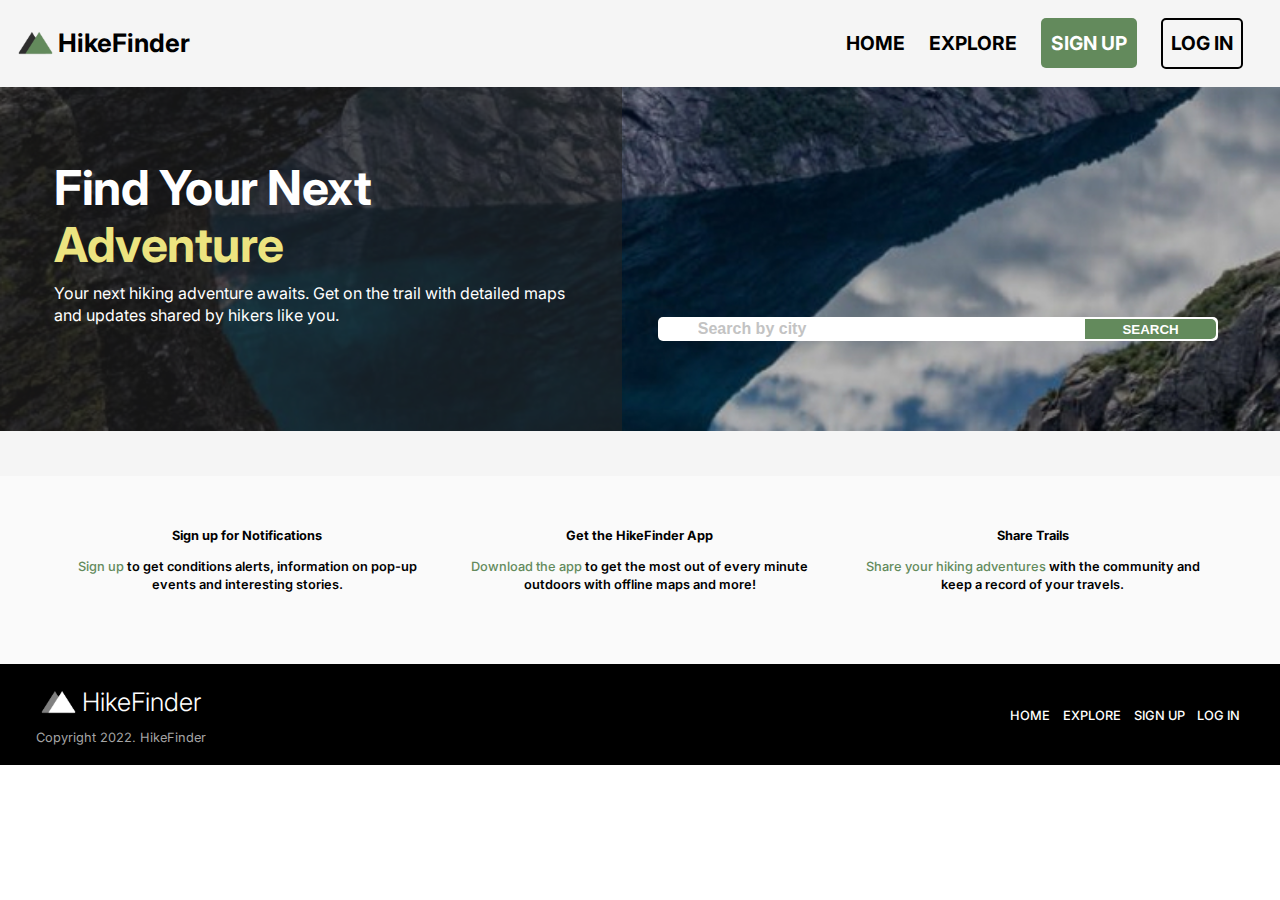
<file: index.html>
<!DOCTYPE html>
<html lang="en">

<head>
    <meta charset="UTF-8">
    <meta name="viewport" content="width=device-width, initial-scale=1.0">
    <title>HikeFinder</title>

    <link rel="preconnect" href="https://fonts.googleapis.com">
    <link rel="preconnect" href="https://fonts.gstatic.com" crossorigin>
    <link href="https://fonts.googleapis.com/css2?family=Inter:wght@400;500;600;700;800&display=swap" rel="stylesheet">
    <link rel="stylesheet" href="https://cdnjs.cloudflare.com/ajax/libs/font-awesome/6.4.0/css/all.min.css"
        integrity="sha512-iecdLmaskl7CVkqkXNQ/ZH/XLlvWZOJyj7Yy7tcenmpD1ypASozpmT/E0iPtmFIB46ZmdtAc9eNBvH0H/ZpiBw=="
        crossorigin="anonymous" referrerpolicy="no-referrer" />

    <link rel="stylesheet" href="./css/index.css">
</head>

<body>
    <div class="container">
        <!-- Header -->
        <div id="header"></div>

        <!-- Carousel -->
        <div id="carousel"></div>

        <!-- main -->
        <main id="main-section">
        </main>

        <!-- Footer -->
        <div id="footer"></div>

    </div>

    <script src="./js/common.js" type="module"></script>
    <script src="./js/index.js" type="module"></script>
</body>

</html>
</file>
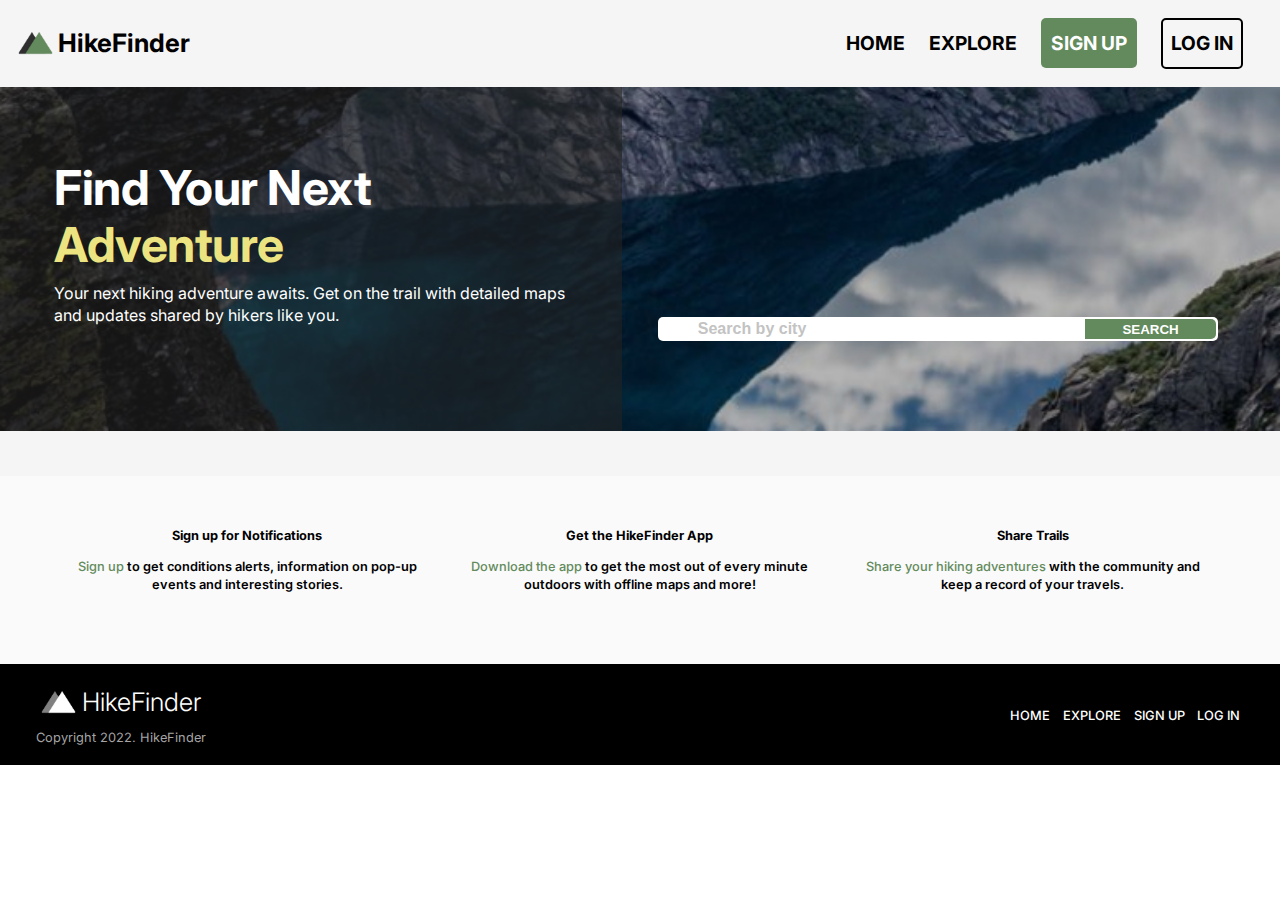
<file: pages/index.html>
<!DOCTYPE html>
<html lang="en">

<head>
    <meta charset="UTF-8">
    <meta name="viewport" content="width=device-width, initial-scale=1.0">
    <title>HikeFinder</title>

    <link rel="preconnect" href="https://fonts.googleapis.com">
    <link rel="preconnect" href="https://fonts.gstatic.com" crossorigin>
    <link href="https://fonts.googleapis.com/css2?family=Inter:wght@400;500;600;700;800&display=swap" rel="stylesheet">
    <link rel="stylesheet" href="https://cdnjs.cloudflare.com/ajax/libs/font-awesome/6.4.0/css/all.min.css"
        integrity="sha512-iecdLmaskl7CVkqkXNQ/ZH/XLlvWZOJyj7Yy7tcenmpD1ypASozpmT/E0iPtmFIB46ZmdtAc9eNBvH0H/ZpiBw=="
        crossorigin="anonymous" referrerpolicy="no-referrer" />

    <link rel="stylesheet" href="../css/index.css">
</head>

<body>
    <div class="container">
        <!-- Header -->
        <div id="header"></div>

        <!-- Carousel -->
        <div id="carousel"></div>

        <!-- main -->
        <main id="main-section">
        </main>

        <!-- Footer -->
        <div id="footer"></div>

    </div>

    <script src="../js/common.js" type="module"></script>
    <script src="../js/index.js" type="module"></script>
</body>

</html>
</file>
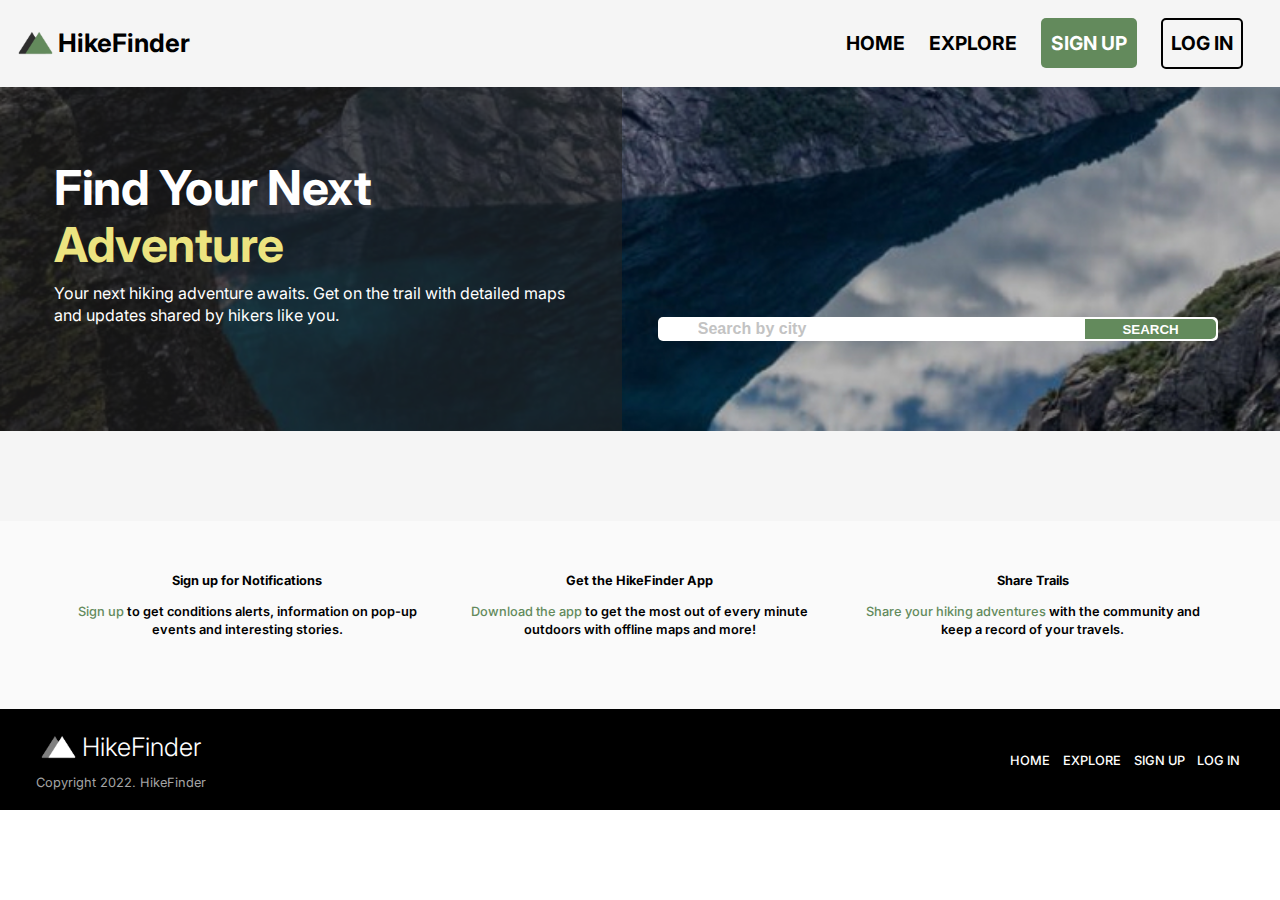
<file: explore.html>
<!DOCTYPE html>
<html lang="en">

<head>
    <meta charset="UTF-8">
    <meta name="viewport" content="width=device-width, initial-scale=1.0">
    <title>HikeFinder</title>

    <link rel="preconnect" href="https://fonts.googleapis.com">
    <link rel="preconnect" href="https://fonts.gstatic.com" crossorigin>
    <link href="https://fonts.googleapis.com/css2?family=Inter:wght@400;500;600;700;800&display=swap" rel="stylesheet">
    <link rel="stylesheet" href="https://cdnjs.cloudflare.com/ajax/libs/font-awesome/6.4.0/css/all.min.css"
        integrity="sha512-iecdLmaskl7CVkqkXNQ/ZH/XLlvWZOJyj7Yy7tcenmpD1ypASozpmT/E0iPtmFIB46ZmdtAc9eNBvH0H/ZpiBw=="
        crossorigin="anonymous" referrerpolicy="no-referrer" />

    <link rel="stylesheet" href="../css/index.css">
    <link rel="stylesheet" href="../css/explore.css">
</head>

<body>
    <div class="container">
        <!-- Header -->
        <div id="header"></div>

        <!-- Carousel -->
        <div id="carousel"></div>

        <!-- main -->
        <main id="main-explore">
        </main>

        <!-- Footer -->
        <div id="footer"></div>

    </div>

    <script src="../js/common.js" type="module"></script>
    <script src="../js/explore.js" type="module"></script>
</body>

</html>
</file>
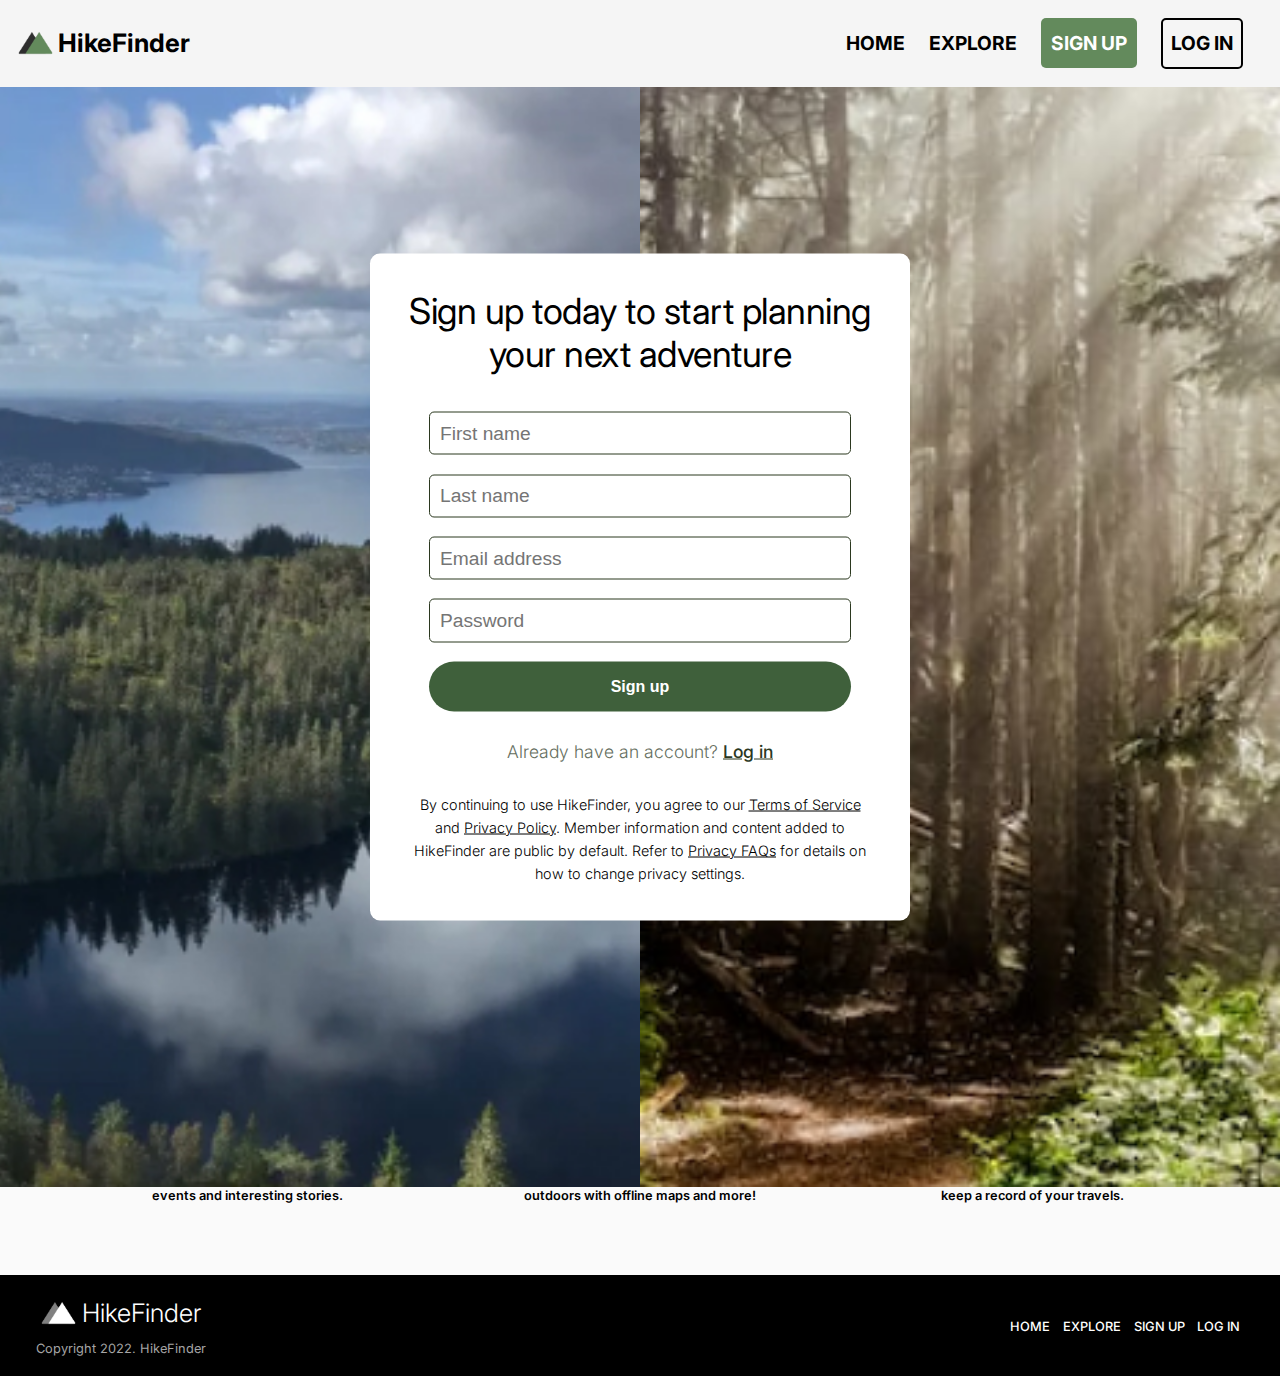
<file: signUp.html>
<!DOCTYPE html>
<html lang="en">

<head>
    <meta charset="UTF-8">
    <meta name="viewport" content="width=device-width, initial-scale=1.0">
    <title>HikeFinder</title>

    <link rel="preconnect" href="https://fonts.googleapis.com">
    <link rel="preconnect" href="https://fonts.gstatic.com" crossorigin>
    <link href="https://fonts.googleapis.com/css2?family=Inter:wght@400;500;600;700;800&display=swap" rel="stylesheet">
    <link rel="stylesheet" href="https://cdnjs.cloudflare.com/ajax/libs/font-awesome/6.4.0/css/all.min.css"
        integrity="sha512-iecdLmaskl7CVkqkXNQ/ZH/XLlvWZOJyj7Yy7tcenmpD1ypASozpmT/E0iPtmFIB46ZmdtAc9eNBvH0H/ZpiBw=="
        crossorigin="anonymous" referrerpolicy="no-referrer" />

    <link rel="stylesheet" href="../css/index.css">
    <link rel="stylesheet" href="../css/logIn.css">
</head>

<body>
    <div class="container">
        <!-- Header -->
        <div id="header"></div>

        <!-- main -->
        <main>
            <div class="log-in-image sign-up-new">
                <img src="../images/bergen.jpg" alt="">
                <img src="../images/explore-trail-3.png" alt="">
            </div>
            <div class="log-in-area">
                <h1>
                    Sign up today to start planning
                    your next adventure
                </h1>
                <form class="log-in-form" action="#" method="post">
                    <div class="log-in-form">
                        <div class="input-item">
                            <input type="text" placeholder="First name">
                            <div class="fieldset" aria-hidden="true">
                                <span>First name</span>
                            </div>
                        </div>
                        <div class="input-item">
                            <input type="text" placeholder="Last name">
                            <div class="fieldset" aria-hidden="true">
                                <span>Last name</span>
                            </div>
                        </div>
                        <div class="input-item">
                            <input type="text" placeholder="Email address">
                            <div class="fieldset" aria-hidden="true">
                                <span>Email address</span>
                            </div>
                        </div>
                        <div class="input-item">
                            <input type="text" placeholder="Password">
                            <div class="fieldset" aria-hidden="true">
                                <span>Password</span>
                            </div>
                        </div>
                        <button class="log-in-btn">
                            <span>Sign up</span>
                        </button>
                </form>
            </div>
            <div class="do-not-account">
                <span>Already have an account?</span>
                <a href="./logIn.html">Log in</a>
            </div>
            <div class="policy">
                By continuing to use HikeFinder, you agree to our <a href="#">Terms of Service</a> and <a
                    href="#">Privacy Policy</a>. Member information and content added to HikeFinder are public by
                default. Refer to <a href="#">Privacy FAQs</a> for details on how to change privacy settings.
            </div>
    </div>
    </main>
    <!-- Footer -->
    <div id="footer"></div>

    </div>

    <script src="../js/common.js" type="module"></script>
</body>

</html>
</file>
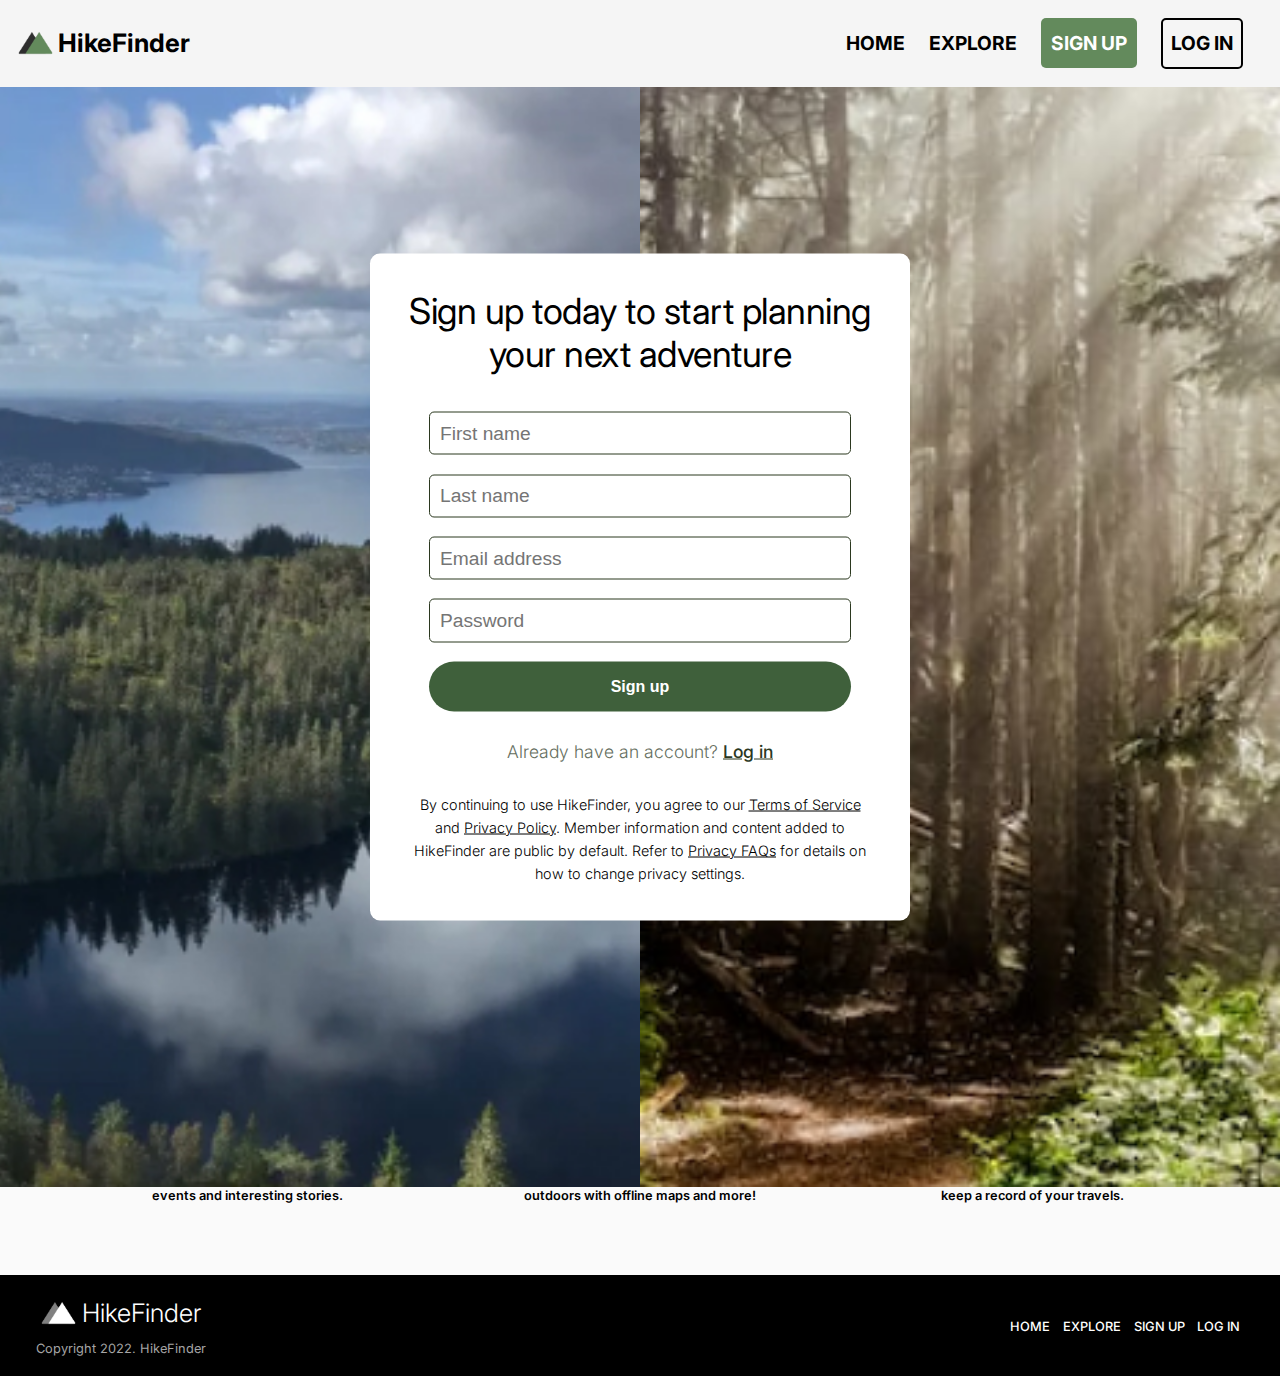
<file: pages/signUp.html>
<!DOCTYPE html>
<html lang="en">

<head>
    <meta charset="UTF-8">
    <meta name="viewport" content="width=device-width, initial-scale=1.0">
    <title>HikeFinder</title>

    <link rel="preconnect" href="https://fonts.googleapis.com">
    <link rel="preconnect" href="https://fonts.gstatic.com" crossorigin>
    <link href="https://fonts.googleapis.com/css2?family=Inter:wght@400;500;600;700;800&display=swap" rel="stylesheet">
    <link rel="stylesheet" href="https://cdnjs.cloudflare.com/ajax/libs/font-awesome/6.4.0/css/all.min.css"
        integrity="sha512-iecdLmaskl7CVkqkXNQ/ZH/XLlvWZOJyj7Yy7tcenmpD1ypASozpmT/E0iPtmFIB46ZmdtAc9eNBvH0H/ZpiBw=="
        crossorigin="anonymous" referrerpolicy="no-referrer" />

    <link rel="stylesheet" href="../css/index.css">
    <link rel="stylesheet" href="../css/logIn.css">
</head>

<body>
    <div class="container">
        <!-- Header -->
        <div id="header"></div>

        <!-- main -->
        <main>
            <div class="log-in-image sign-up-new">
                <img src="../images/bergen.jpg" alt="">
                <img src="../images/explore-trail-3.png" alt="">
            </div>
            <div class="log-in-area">
                <h1>
                    Sign up today to start planning
                    your next adventure
                </h1>
                <div class="log-in-form">
                    <div class="input-item">
                        <input type="text" placeholder="First name">
                        <div class="fieldset" aria-hidden="true">
                            <span>First name</span>
                        </div>
                    </div>
                    <div class="input-item">
                        <input type="text" placeholder="Last name">
                        <div class="fieldset" aria-hidden="true">
                            <span>Last name</span>
                        </div>
                    </div>
                    <div class="input-item">
                        <input type="text" placeholder="Email address">
                        <div class="fieldset" aria-hidden="true">
                            <span>Email address</span>
                        </div>
                    </div>
                    <div class="input-item">
                        <input type="text" placeholder="Password">
                        <div class="fieldset" aria-hidden="true">
                            <span>Password</span>
                        </div>
                    </div>
                    <button class="log-in-btn">
                        <span>Sign up</span>
                    </button>
                </div>
                <div class="do-not-account">
                    <span>Already have an account?</span>
                    <a href="./logIn.html">Log in</a>
                </div>
                <div class="policy">
                    By continuing to use HikeFinder, you agree to our <a href="#">Terms of Service</a> and <a
                        href="#">Privacy Policy</a>. Member information and content added to HikeFinder are public by
                    default. Refer to <a href="#">Privacy FAQs</a> for details on how to change privacy settings.
                </div>
            </div>
        </main>
        <!-- Footer -->
        <div id="footer"></div>

    </div>

    <script src="../js/common.js" type="module"></script>
</body>

</html>
</file>
<file: css/index.css>
/* Setting */
*,
*::before,
*::after {
    box-sizing: border-box;
}

body {
    font-family: 'Inter', sans-serif;
    margin: 0;
    padding: 0;
    font-size: 1.125rem;
    font-weight: 300;
    line-height: 1.6;
}

img {
    max-width: 100%;
    display: block;
    border-radius: 5px;
    height: 232px;
    width: 100%;
    object-fit: cover;
}

.image-full {
    max-height: 300px;
    width: 100%;
    object-fit: cover;
    margin-bottom: 2em;
}

a {
    text-decoration: none;
    color: black;
}

h1,
h2,
h3 {
    margin: 0;
    line-height: 1.2;
    letter-spacing: -0.5px;
}

p {
    font-weight: 400;
    margin: 0;
    margin-top: 0.5em;
    line-height: 1.4;
}

.container {
    margin: 0 auto;
    background-color: #f5f5f5;
}

.strong {
    font-weight: 700;
}

.less-strong {
    font-weight: 500;
}

.mag-side {
    padding: 1em;
}

.displayed {
    opacity: 1 !important;
    pointer-events: auto !important;
    transform: translateY(0) !important;
}

.hidden {
    display: none;
}

.logo {
    width: 35px;
    height: 25px;
    display: inline-block;
    margin-right: 0.3em;
}

.logo~span {
    font-size: 1.6rem;
}

/* Header */
header {
    display: grid;
    grid-template-columns: auto auto;
    background-color: #f5f5f5;
    position: relative;
    z-index: 9999;
}

header .header-left {
    display: flex;
    align-items: center;
}

header .header-right,
header .header-left {
    align-self: center;
}

header .header-right {
    justify-self: end;
}

header .header-right a {
    display: none;
    color: black;
    font-size: 1.2rem;
}

header .header-right .bar-option:hover {
    border-bottom: 2px solid black;
}

header .header-right a {
    margin-right: 1em;
}

header .header-right .sign-up {
    background-color: #638A5C;
    padding: .5em;
    border-radius: 5px;
    color: white;
    transition: all .5s;
}

header .header-right .sign-up:hover {
    color: rgb(207, 207, 207);
    background-color: #3f603b;
}

header .header-right .log-in {
    padding: .42em;
    border: 2px solid black;
    border-radius: 5px;
    transition: all .5s;
}

header .header-right .log-in:hover {
    color: #638A5C;
    background-color: #2e2e2e;
    border-color: #2e2e2e;
}


/* Hamburger */
#bars-btn {
    cursor: pointer;
    padding: 0.1em;
}

#bars-btn:hover {
    color: rgb(129, 129, 129);
}


#bars-options {
    grid-column: 1 / span 2;
    position: relative;
}

.options {
    z-index: 10;
    opacity: 0;
    pointer-events: none;
    position: absolute;
    background-color: #f5f5f5;
    transform: translateY(-100%);
    right: 0;
    left: 0;
    transition: opacity 0.3s, transform 0.3s;
}


#bars-options .options div {
    display: block;
    text-align: center;
}

#bars-options .options .line {
    width: 90%;
    margin: 0.5em auto;
    border-bottom: 0.5px solid #868686;
}

#bars-options .options .underLine {
    color: #525252;
    border-bottom: 1px solid #525252;
}

#bars-options .options .aboveLine:hover {
    font-weight: 700;
}

#bars-options .options .underLine:hover {
    font-weight: 700;
    border-bottom: 2px solid #525252;
}

/* Carousel */
.carousel {
    background: url(../images/carousel.jpg);
    background-size: cover;
    background-repeat: no-repeat;
    background-position: bottom center;
    color: white;
    padding: 3em 1.5em 2em;
}

.carousel h1 {
    font-size: 3rem;
}

.carousel h1:last-of-type {
    color: #ECE480;
}

.carousel p {
    font-size: 1rem;
    margin-bottom: 2em;
}

.carousel .search {
    background-color: white;
    color: black;
    border-radius: 5px;
    padding: .1em;
    display: grid;
    grid-template-columns: 2em 70% auto;

}

.carousel .search i {
    padding: .3em;
}

.carousel .search input {
    border: none;
    outline: none;
    font-size: 1rem;
}

.carousel .search input::placeholder {
    color: #C3C3C3;
}

.carousel .search button {
    color: white;
    background-color: #638A5C;
    border: none;
    border-radius: 0 5px 5px 0;
    cursor: pointer;
    transition: all .5s;
}

.carousel .search button:hover {
    color: rgb(207, 207, 207);
    background-color: #3f603b;
}

/* main */
main {
    margin: 2.5em 1.5em;
}

main .hero-title {
    color: #565656;
    margin-bottom: .7em;
    font-size: 2.3rem;
}

main section .information {
    margin: 1.7em 1em;
}

main section .information .title {
    font-size: 2.5rem;
    font-weight: 600;
}

main section .information .length {
    font-weight: 600;
    margin-top: .2em;
    margin-bottom: 1.3em;
}

main section .information .descriptive {
    color: #6F6F6F;
    font-size: 1rem;
}

main section .information .learn-more-btn {
    display: inline-block;
    font-weight: 600;
    letter-spacing: 1px;
    font-size: .7rem;
    color: white;
    padding: .7em;
    margin-top: 1em;
    border-radius: 3px;
    background-color: #638A5C;
    transition: all .5s;
    cursor: pointer;
}

main section .information .learn-more-btn:hover {
    color: rgb(207, 207, 207);
    background-color: #3f603b;
}

/* Footer */
footer {
    background-color: black;
    color: white;
    padding: 0 0 1em;
    text-align: center;
}

footer .footer-moreInformation {
    background-color: #fafafa;
    color: black;
    padding: 3em 4em;
    font-size: .8rem;
    display: grid;
    grid-template-columns: 1fr;
}

footer .footer-moreInformation .infor-inner {
    margin: 0 2em;
    margin-bottom: 2.5em;
}

footer .footer-moreInformation i {
    font-size: 2rem;
    color: #4E4E4E;
}

footer .footer-moreInformation p:first-of-type {
    font-weight: 700;
    margin: 1em;
}

footer .footer-moreInformation p:last-of-type {
    font-weight: 600;
}

footer .footer-moreInformation p:last-of-type span {
    color: #638A5C;
    font-weight: 500;
    cursor: pointer;
}

.footer-grid {
    padding: 2em 0;
}

.footer-top ul {
    list-style-type: none;
    padding: 0;
    margin: 0;
}

.footer-top ul li {
    display: inline;
}

.footer-top ul li a {
    color: white;
    text-align: center;
    font-weight: 500;
    font-size: .8rem;
    padding: 0 0.3em;
}

.footer-logo {
    display: flex;
    justify-content: center;
    align-items: center;
}

.footer-bottom p:first-child {
    font-weight: 800;
}

.footer-bottom p:last-child {
    font-size: 0.8rem;
    color: #A5A5A5;
}

/* RESPONSIVE */
@media (min-width: 768px) {

    /* Setting */

    /* Header */
    header .header-right a {
        display: inline-block;
    }

    /* Hamburger */
    #bars-btn {
        display: none;
    }

    #bars-options {
        display: none;
    }

    /* Carousel */
    .carousel {
        display: grid;
        grid-template-columns: 1fr 1fr;
        grid-column-gap: 2em;
        padding: 0;
    }

    .carousel .carousel-left {
        background-color: rgba(35, 35, 35, 0.6);
        padding: 4em 3em;
    }

    .carousel .carousel-right {
        align-self: flex-end;
        padding: 5em 0;
        padding-left: 0;
        max-width: 85%;
    }

    .carousel .search {
        grid-template-columns: 2em 60% auto;
    }

    .carousel .carousel-right i {
        padding: .5em;
    }

    /* Footer */
    footer .footer-moreInformation {
        grid-template-columns: repeat(auto-fit, minmax(300px, 1fr));
    }

    .footer-grid {
        display: grid;
        grid-template-columns: repeat(auto-fit, minmax(300px, 1fr));
        grid-template-areas: "right left";
        padding: 0;
    }

    .footer-top {
        padding-top: 1em;
        grid-area: left;
        justify-self: end;
        align-self: center;
        padding-right: 2em;
    }

    .footer-bottom {
        padding-top: 1em;
        grid-area: right;
        justify-self: start;
        align-self: center;
        padding-left: 2em;
    }
}

@media (min-width: 1024px) {

    /* carousel */
    .carousel .carousel-right {
        max-width: 90%;
    }

    .carousel .search {
        grid-template-columns: 2em 70% auto;
    }

    /* main */
    main section {
        margin-bottom: 2em;
    }

    main section:nth-child(even) {
        display: grid;
        grid-template-columns: 55% auto 1em;
        grid-template-areas: "image information .";
        grid-column-gap: 2em;
    }

    main section:nth-child(odd) {
        display: grid;
        grid-template-columns: 1em auto 55%;
        grid-template-areas: ". information image";
    }

    main section img {
        grid-area: image;
        height: 100%;
    }

    main section .information {
        grid-area: information;
        align-self: center;
    }
}
</file>
<file: css/explore.css>
#main-explore section{
    margin-bottom: 2.5em;
}

#main-explore section .information{
    margin: 1.7em 0;
}

#main-explore section .information .title {
    font-size: 1.5rem;
    font-weight: 600;
}

#main-explore section .information .star {
    font-size: 1rem;
    font-weight: 500;
}

#main-explore section .information .star i{
    color: #638A5C;
}

#main-explore .right-explore{
    display: none;
}

@media (min-width: 1024px) {
    /* main */
    #main-explore{
        display: grid;
        grid-template-columns: 35% auto;
        grid-column-gap: 2em;
    }

    #main-explore h2{
        grid-column: 1 / 3;
        margin-bottom: 1.5em;
    }

    #main-explore section{
        display: block;
    }

    #main-explore section .information{
        display: grid;
        grid-template-columns: 60% auto;
        grid-template-areas: "title image"
                             "star image"
                             ". image"
                             "descriptive descriptive";
    }

    #main-explore section:nth-child(1) .information{
        margin-top: 0;
    }

    #main-explore section .title {
        grid-area: title;
    }

    #main-explore section .star {
        grid-area: star;
    }

    #main-explore section img {
        grid-area: image;
    }

    #main-explore section .descriptive {
        grid-area: descriptive;
        margin-top: 2em;
    }
    
    #main-explore .right-explore{
        display: block; 
    }

    #main-explore .right-explore iframe{
        width: 100%;
        height: 90%;
        border-radius: 5px;
    }

}
</file>
<file: css/logIn.css>
main {
    display: block;
    justify-content: center;
    align-items: center;
    height: 1000px;
    margin: 0;
    position: relative;
}

.log-in-image {
    margin: 0;
    width: 100%;
    height: 100%;  
    position: absolute;
    z-index: 1;
}

.log-in-image.sign-up-new{
    height: 110%;  
}

.log-in-image img {
    height: 100%;
}

.log-in-image img:nth-child(1) {
    display: none;
}

.log-in-area {
    width: 70%;
    min-width: 500px;
    background-color: white;
    padding: 2em;
    text-align: center;
    z-index: 5;
    border-radius: 10px;
    position: absolute;
    top: 50%;
    left: 50%;
    transform: translate(-50%, -50%)
}

.log-in-area h1{
    font-weight: 400;
    margin-bottom: 1em;
}

.log-in-area .log-in-form .input-item{
    position: relative;
}

.log-in-area .log-in-form .input-item input{
    width: 90%;
    padding: .5em;
    border-radius: 5px;
    font-size: 1.2rem;
    outline: 0;
    border: 1px solid #2b381f;
    transition: color 200ms cubic-bezier(0.0, 0, 0.2, 1) 0ms,transform 200ms cubic-bezier(0.0, 0, 0.2, 1) 0ms;
    margin-bottom: 1em;
}

.log-in-area .log-in-form .input-item .fieldset{
    text-align: left;
    position: absolute;
    top: -10px;
    left: 40px;
    background-color: white;
    padding: 0 5px;
    font-size: .8rem;
    color: #638A5C;
    font-weight: 500;
    visibility: hidden;
}

.log-in-area .log-in-form .input-item input:focus{
    border: 2.5px solid #638A5C;
}

.log-in-area .log-in-form .input-item input:focus~.fieldset{
    visibility: visible;
}

.log-in-area .log-in-form .input-item input:focus::placeholder{
    color: transparent;
}

.log-in-area button{
    display: block;
    width: 90%;
    margin: 0 auto;
    margin-bottom: 1em;
    border-radius: 30px;
    padding: 1em 0;
    cursor: pointer;
    font-weight: 700;
    font-size: 1rem;
    border: none;
    color: white;
    transition: all .3s;
}

.log-in-area .log-in-btn{
    background-color: #3f603b;
}

.log-in-area .log-in-btn:hover{
    background-color: #2e442b;
}

.log-in-area .forgot-password-btn{
    background-color: transparent;
}

.log-in-area .forgot-password-btn:hover{
    background-color: #efefec;
}

.log-in-area .another-log-in button{
    display: flex;
    align-items: center;
}

.log-in-area .another-log-in img{
    width: 20px;
    height: 20px;
    scale: 1.4;
    margin: 0 1em;
}

.log-in-area .another-log-in span{
    flex: .86;
}

.log-in-area .another-log-in .google-btn img{
    border-radius: 2px;
    background-color: white;
}

.log-in-area .another-log-in .google-btn{
    background-color: #4184f3;
}

.log-in-area .another-log-in .google-btn:hover{
    background-color: #6497ef;
}

.log-in-area .another-log-in .facebook-btn{
    background-color: #039BE5;
}

.log-in-area .another-log-in .facebook-btn:hover{
    background-color: #5991ea;
}

.log-in-area .another-log-in .mac-btn{
    background-color: black;
}

.log-in-area .another-log-in .mac-btn:hover{
    background-color: #303030;
}

.log-in-area .do-not-account{
    font-size: 1.1rem;
    margin: 1.5em 0;
}

.log-in-area .do-not-account span{
    color: #656e5e;
}

.log-in-area .do-not-account a{
    color: #2b381f;
    font-weight: 500;
    text-decoration: underline;
}

.log-in-area .policy{
    font-size: .9rem;
}

.log-in-area .policy a{
    text-decoration: underline;
    cursor: pointer;
}

@media (min-width: 768px) {
    .log-in-image {
        display: flex;
    }

    .log-in-area{
        width: 30em;
    }

    .log-in-image img {
        border-radius: 0;
        width: 50%;
    }

    .log-in-image img:nth-child(1) {
        display: inline-block;
    }
}
</file>
